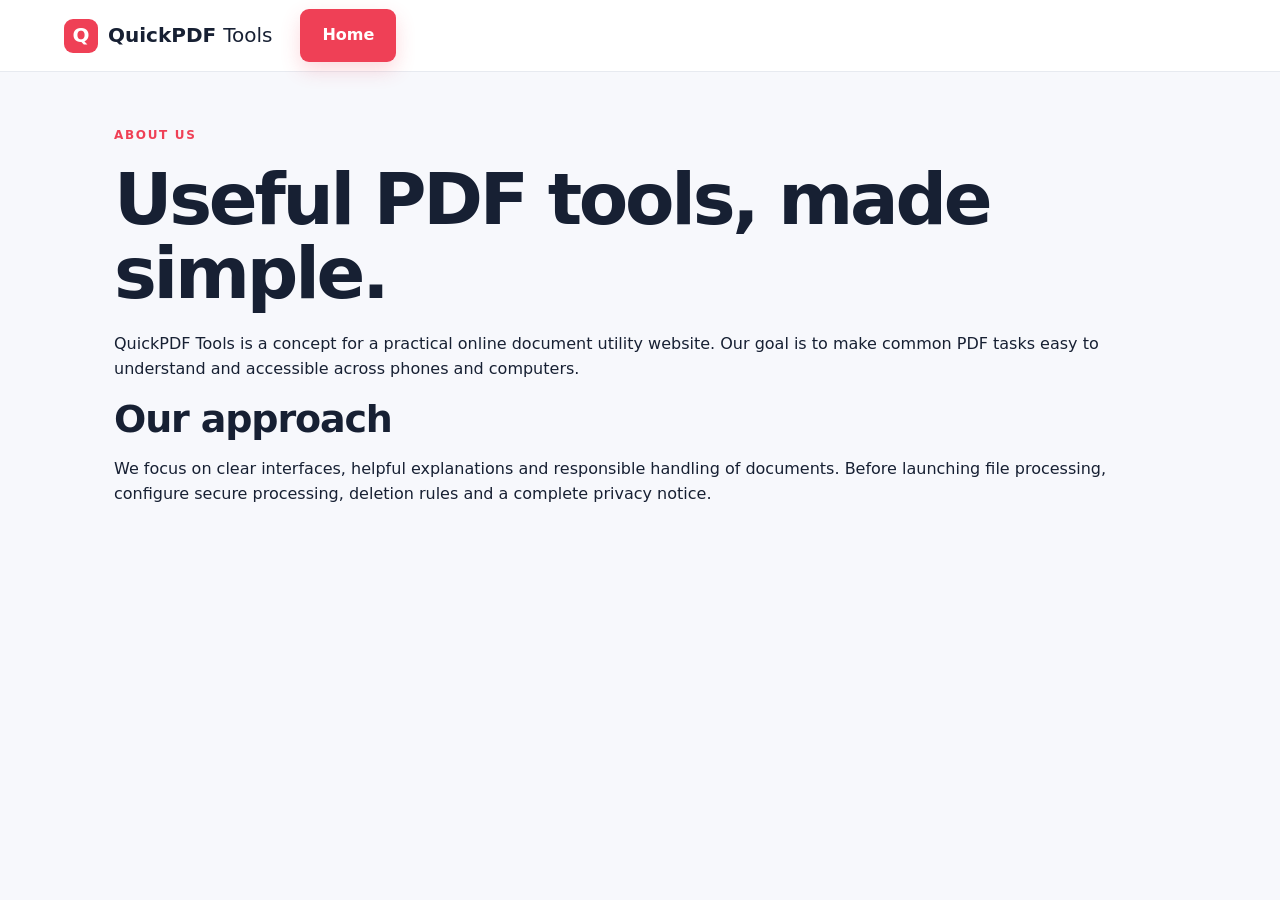
<file: about.html>
<!doctype html><html lang="en"><head><meta charset="utf-8"><meta name="viewport" content="width=device-width,initial-scale=1"><title>About - QuickPDF Tools</title><link rel="stylesheet" href="style.css"></head><body><header class="topbar"><a class="brand" href="index.html"><span class="brandmark">Q</span><span>QuickPDF <b>Tools</b></span></a><a class="primary" href="index.html">Home</a></header><main class="info-section"><span class="eyebrow">ABOUT US</span><h1>Useful PDF tools, made simple.</h1><p>QuickPDF Tools is a concept for a practical online document utility website. Our goal is to make common PDF tasks easy to understand and accessible across phones and computers.</p><h2>Our approach</h2><p>We focus on clear interfaces, helpful explanations and responsible handling of documents. Before launching file processing, configure secure processing, deletion rules and a complete privacy notice.</p></main></body></html>
</file>
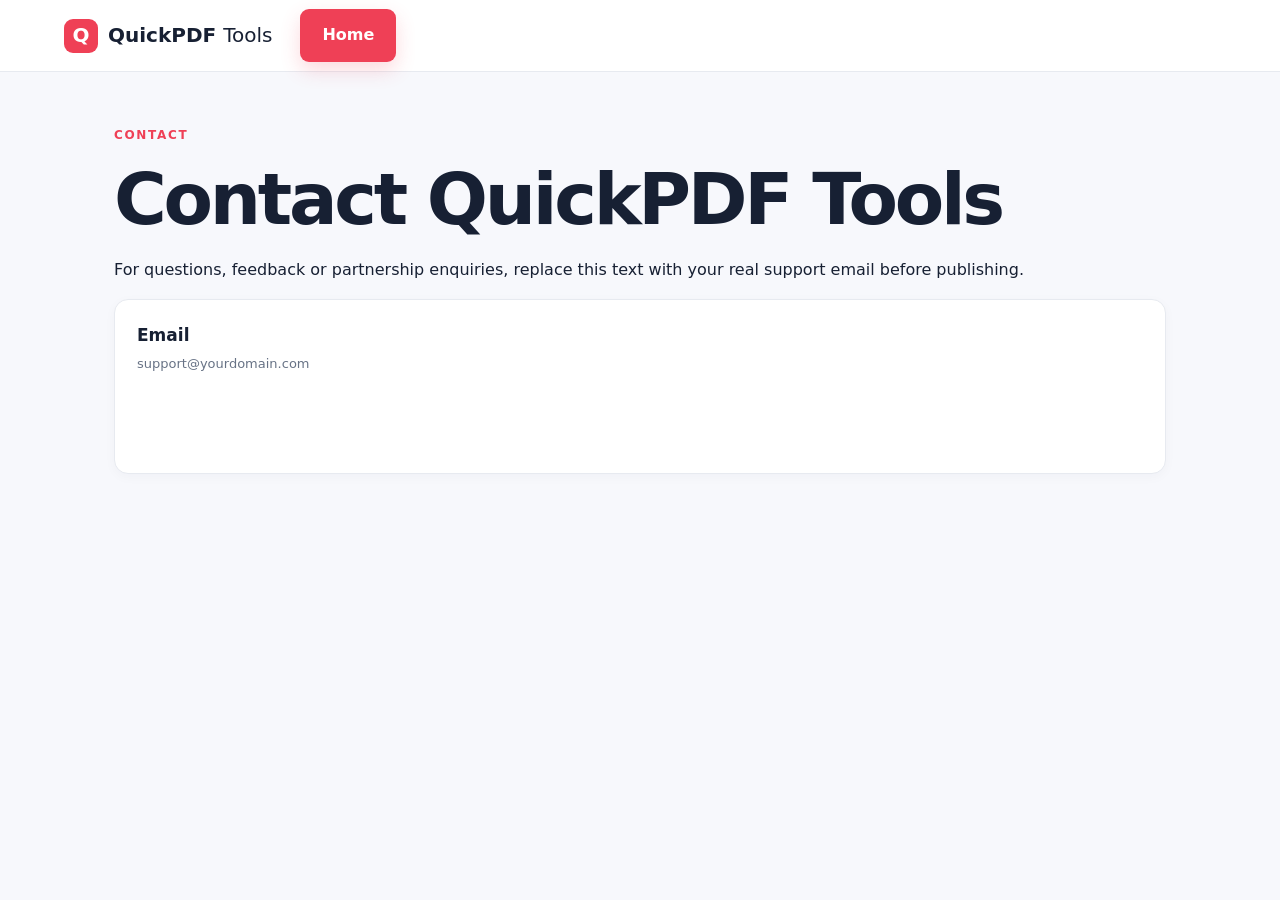
<file: contact.html>
<!doctype html><html lang="en"><head><meta charset="utf-8"><meta name="viewport" content="width=device-width,initial-scale=1"><title>Contact - QuickPDF Tools</title><link rel="stylesheet" href="style.css"></head><body><header class="topbar"><a class="brand" href="index.html"><span class="brandmark">Q</span><span>QuickPDF <b>Tools</b></span></a><a class="primary" href="index.html">Home</a></header><main class="info-section"><span class="eyebrow">CONTACT</span><h1>Contact QuickPDF Tools</h1><p>For questions, feedback or partnership enquiries, replace this text with your real support email before publishing.</p><div class="tool"><h3>Email</h3><p>support@yourdomain.com</p></div></main></body></html>
</file>
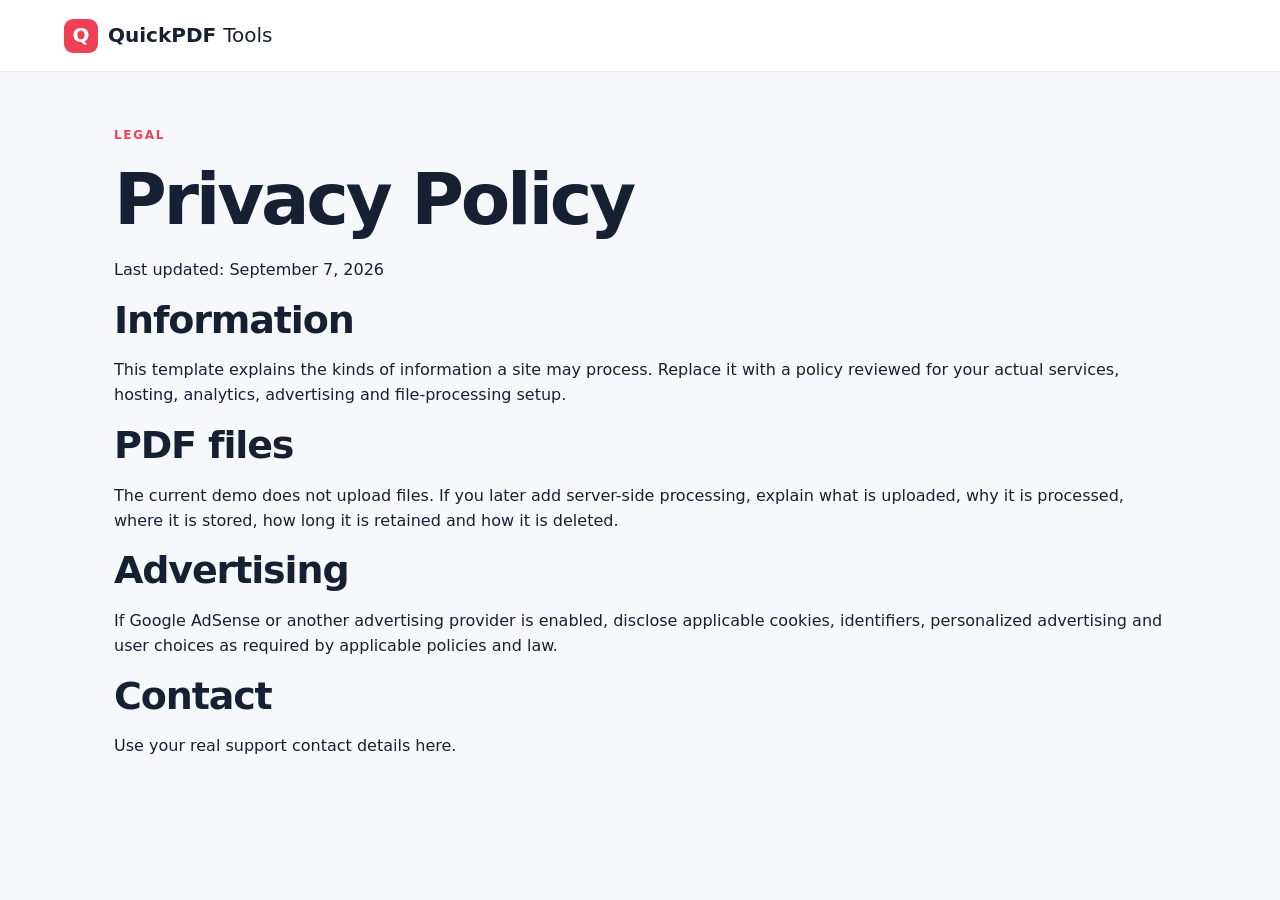
<file: privacy.html>
<!doctype html><html lang="en"><head><meta charset="utf-8"><meta name="viewport" content="width=device-width,initial-scale=1"><title>Privacy Policy - QuickPDF Tools</title><link rel="stylesheet" href="style.css"></head><body><header class="topbar"><a class="brand" href="index.html"><span class="brandmark">Q</span><span>QuickPDF <b>Tools</b></span></a></header><main class="info-section"><span class="eyebrow">LEGAL</span><h1>Privacy Policy</h1><p>Last updated: September 7, 2026</p><h2>Information</h2><p>This template explains the kinds of information a site may process. Replace it with a policy reviewed for your actual services, hosting, analytics, advertising and file-processing setup.</p><h2>PDF files</h2><p>The current demo does not upload files. If you later add server-side processing, explain what is uploaded, why it is processed, where it is stored, how long it is retained and how it is deleted.</p><h2>Advertising</h2><p>If Google AdSense or another advertising provider is enabled, disclose applicable cookies, identifiers, personalized advertising and user choices as required by applicable policies and law.</p><h2>Contact</h2><p>Use your real support contact details here.</p></main></body></html>
</file>
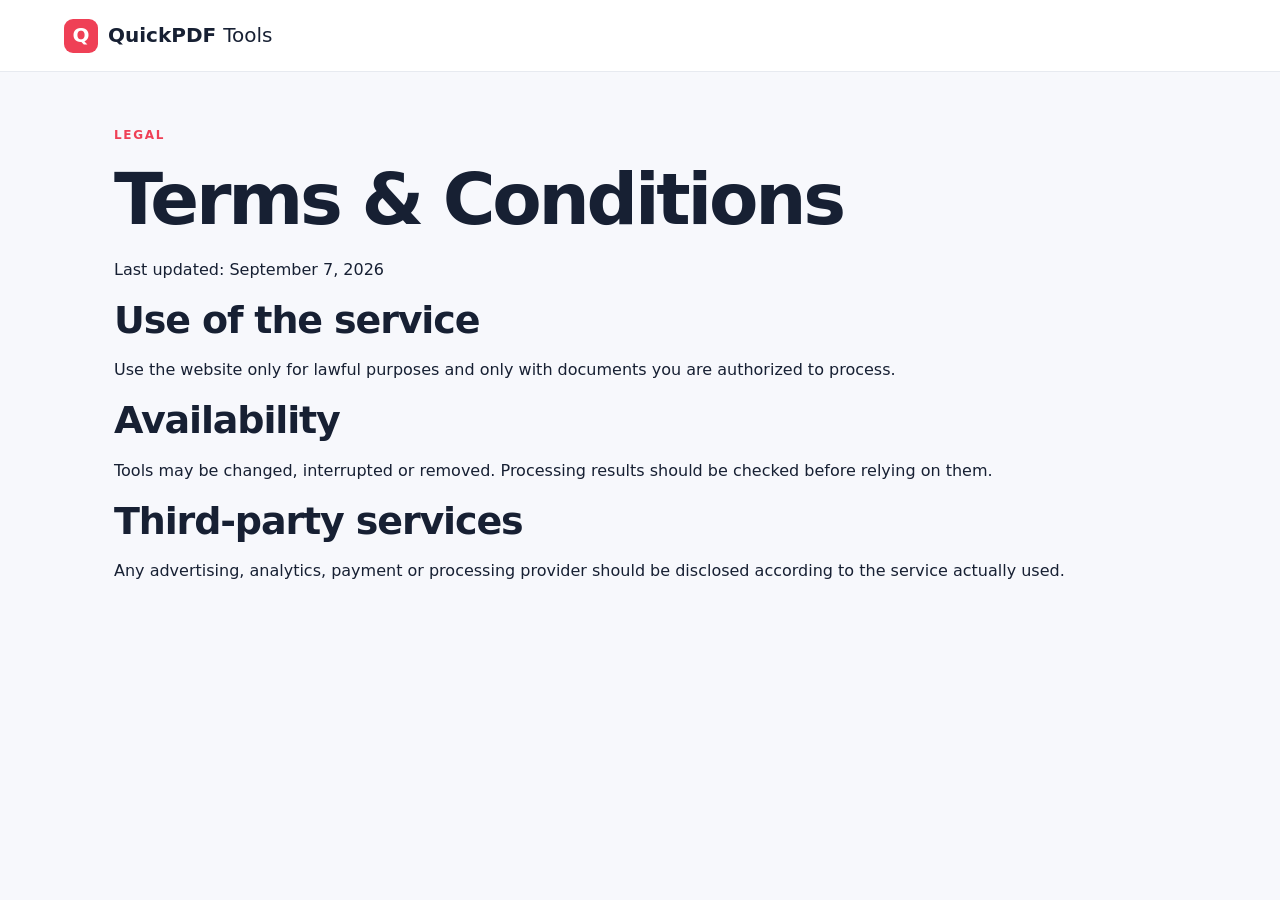
<file: terms.html>
<!doctype html><html lang="en"><head><meta charset="utf-8"><meta name="viewport" content="width=device-width,initial-scale=1"><title>Terms - QuickPDF Tools</title><link rel="stylesheet" href="style.css"></head><body><header class="topbar"><a class="brand" href="index.html"><span class="brandmark">Q</span><span>QuickPDF <b>Tools</b></span></a></header><main class="info-section"><span class="eyebrow">LEGAL</span><h1>Terms & Conditions</h1><p>Last updated: September 7, 2026</p><h2>Use of the service</h2><p>Use the website only for lawful purposes and only with documents you are authorized to process.</p><h2>Availability</h2><p>Tools may be changed, interrupted or removed. Processing results should be checked before relying on them.</p><h2>Third-party services</h2><p>Any advertising, analytics, payment or processing provider should be disclosed according to the service actually used.</p></main></body></html>
</file>
<file: style.css>
:root{--bg:#f7f8fc;--card:#fff;--text:#172033;--muted:#687386;--line:#e7eaf0;--accent:#ef4056;--accent2:#ff6475;--shadow:0 12px 35px rgba(20,30,55,.08)}
*{box-sizing:border-box}html{scroll-behavior:smooth}body{margin:0;background:var(--bg);color:var(--text);font-family:Inter,system-ui,-apple-system,Segoe UI,Arial,sans-serif;line-height:1.55}a{text-decoration:none;color:inherit}.topbar{height:72px;background:var(--card);border-bottom:1px solid var(--line);display:flex;align-items:center;padding:0 5%;gap:28px;position:sticky;top:0;z-index:20}.brand{display:flex;align-items:center;gap:10px;font-weight:800;font-size:20px;white-space:nowrap}.brand b{font-weight:500}.brandmark{width:34px;height:34px;display:grid;place-items:center;border-radius:9px;background:var(--accent);color:#fff;font-weight:900}.topbar nav{display:flex;gap:24px;margin-left:auto}.topbar nav a{color:var(--muted);font-size:14px;font-weight:650}.topbar nav a:hover{color:var(--accent)}.theme,.menu{border:0;background:transparent;font-size:21px;cursor:pointer}.menu{display:none}.hero{max-width:1180px;margin:0 auto;padding:78px 5% 65px;display:grid;grid-template-columns:1.25fr .75fr;gap:50px;align-items:center}.pill,.eyebrow{font-size:12px;font-weight:800;letter-spacing:.14em;color:var(--accent)}h1{font-size:clamp(42px,6vw,72px);line-height:1.03;margin:15px 0 22px;letter-spacing:-.045em}h1 span{color:var(--accent)}.hero p{max-width:650px;color:var(--muted);font-size:18px;margin-bottom:30px}.primary{display:inline-block;background:var(--accent);color:white;padding:14px 22px;border-radius:9px;font-weight:800;box-shadow:0 8px 20px rgba(239,64,86,.2)}.hero-card{height:330px;border-radius:28px;background:linear-gradient(145deg,#ffe8eb,#fff);display:grid;place-items:center;position:relative;box-shadow:var(--shadow);border:1px solid #f5d9dd}.paper{width:190px;height:245px;background:white;border-radius:9px;box-shadow:0 20px 35px rgba(80,30,40,.14);padding:28px}.pdf-icon{background:#ffe2e6;color:var(--accent);display:inline-block;padding:6px 9px;border-radius:5px;font-size:12px;font-weight:900}.line{height:8px;background:#edf0f4;border-radius:5px;margin-top:23px}.line.short{width:65%;margin-top:13px}.spark{position:absolute;font-size:55px;color:var(--accent);right:18%;top:18%}.ad-slot{max-width:970px;min-height:90px;margin:10px auto 30px;border:1px dashed #d8dce4;background:#fafbfc;display:grid;place-items:center;color:#9aa3b2;font-size:11px;text-transform:uppercase;letter-spacing:.1em}.section,.info-section,.faq{max-width:1180px;margin:auto;padding:50px 5%}.section-head{display:flex;justify-content:space-between;align-items:end;gap:20px;margin-bottom:24px}.section h2,.info-section h2,.faq h2{font-size:38px;line-height:1.15;margin:8px 0 0;letter-spacing:-.03em}.search{width:240px;padding:12px 15px;border:1px solid var(--line);background:var(--card);border-radius:9px;outline:none}.tools-grid{display:grid;grid-template-columns:repeat(4,1fr);gap:14px}.tool{background:var(--card);border:1px solid var(--line);border-radius:14px;padding:22px;min-height:175px;transition:.2s;box-shadow:0 3px 12px rgba(20,30,55,.03)}.tool:hover{transform:translateY(-3px);box-shadow:var(--shadow);border-color:#f1b8c0}.icon{font-size:28px;margin-bottom:14px}.tool h3{margin:0 0 6px;font-size:17px}.tool p{margin:0;color:var(--muted);font-size:13px}.steps{display:grid;grid-template-columns:repeat(3,1fr);gap:18px;margin-top:28px}.steps>div{background:var(--card);border:1px solid var(--line);padding:25px;border-radius:14px}.steps b{color:var(--accent);font-size:13px}.steps h3{margin:12px 0 5px}.steps p,.faq p{color:var(--muted)}.faq details{background:var(--card);border:1px solid var(--line);border-radius:12px;margin:10px 0;padding:17px 20px}.faq summary{font-weight:750;cursor:pointer}.faq p{margin-bottom:0}footer{background:#161c2a;color:#dfe4ed;padding:50px 5%;display:grid;grid-template-columns:1fr auto;gap:30px}footer .brand{color:#fff}footer p{color:#9da7b8}.footer-links{display:flex;gap:20px;align-items:start}.footer-links a{font-size:14px}.copy{grid-column:1/-1;border-top:1px solid #2b3445;padding-top:20px;font-size:13px}.empty{text-align:center;color:var(--muted)}body.dark{--bg:#10141d;--card:#171d29;--text:#f4f6fa;--muted:#a8b0bf;--line:#2a3343}body.dark .hero-card{background:#23191e}body.dark .ad-slot{background:#141923;border-color:#30394a}
@media(max-width:900px){.tools-grid{grid-template-columns:repeat(2,1fr)}.hero{grid-template-columns:1fr}.hero-card{display:none}.topbar nav{display:none}.menu{display:block}.topbar nav.open{display:flex;position:absolute;top:72px;left:0;right:0;background:var(--card);padding:20px 5%;flex-direction:column;border-bottom:1px solid var(--line);gap:15px}.section-head{align-items:start;flex-direction:column}.search{width:100%}}
@media(max-width:560px){.hero{padding-top:55px}.hero p{font-size:16px}.tools-grid,.steps{grid-template-columns:1fr}.tool{min-height:auto}.section,.info-section,.faq{padding-top:35px;padding-bottom:35px}.section h2,.info-section h2,.faq h2{font-size:30px}footer{grid-template-columns:1fr}.footer-links{flex-wrap:wrap}.copy{grid-column:auto}.ad-slot{margin-left:5%;margin-right:5%;min-height:70px}}
.modal{position:fixed;inset:0;display:none;align-items:center;justify-content:center;z-index:9999}.modal.show{display:flex}.modal-backdrop{position:absolute;inset:0;background:rgba(0,0,0,.58);backdrop-filter:blur(3px)}.modal-box{position:relative;width:min(560px,calc(100% - 28px));max-height:90vh;overflow:auto;background:var(--card,#fff);color:var(--text,#171717);border-radius:22px;padding:28px;box-shadow:0 25px 80px rgba(0,0,0,.25)}.modal-close{position:absolute;right:14px;top:10px;border:0;background:transparent;font-size:30px;cursor:pointer;color:inherit}.modal-help{color:var(--muted,#666);line-height:1.6}.modal-box label{display:block;margin:16px 0;font-weight:700}.modal-box input,.modal-box select{display:block;width:100%;box-sizing:border-box;margin-top:8px;padding:12px;border:1px solid #d6d6d6;border-radius:10px;background:transparent;color:inherit}.full{width:100%;border:0;cursor:pointer}.tool-status{margin-top:14px;font-weight:600}.notice{padding:14px;border-radius:12px;background:rgba(220,40,40,.08);line-height:1.6}
</file>
